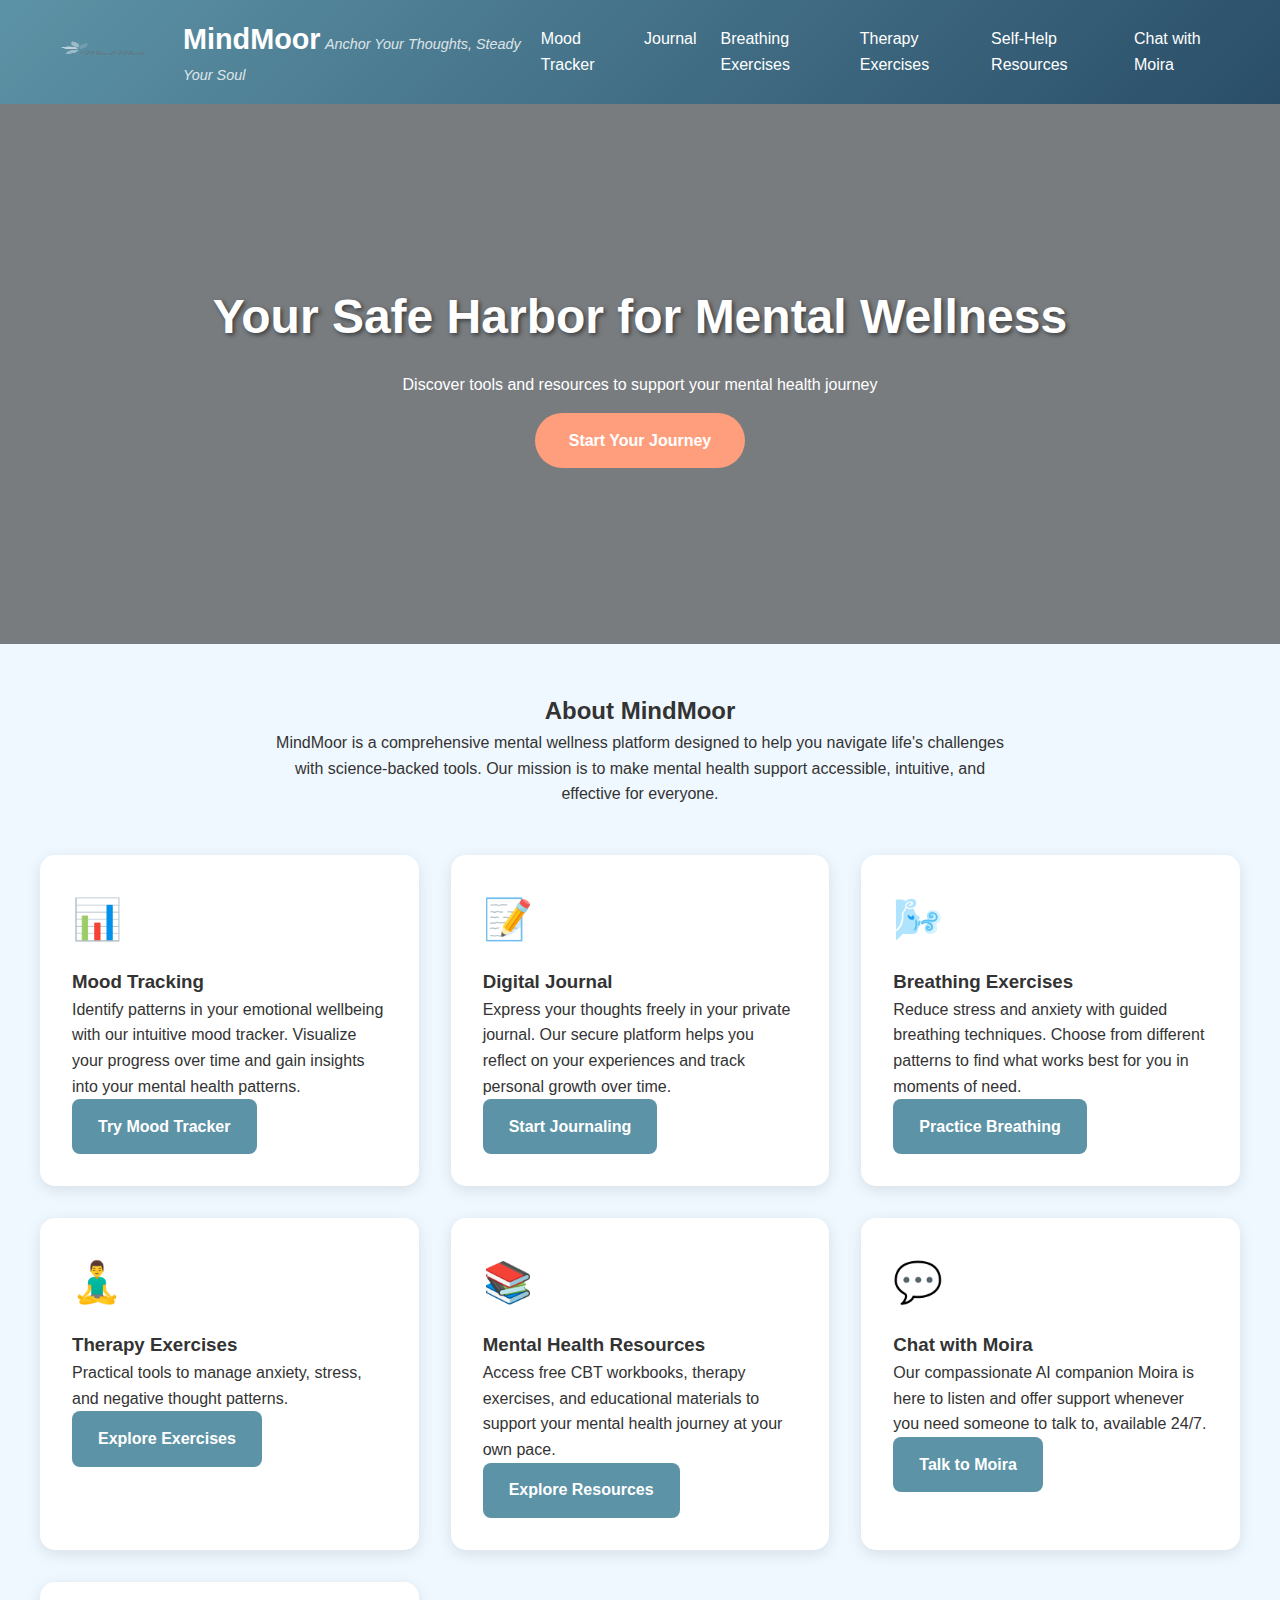
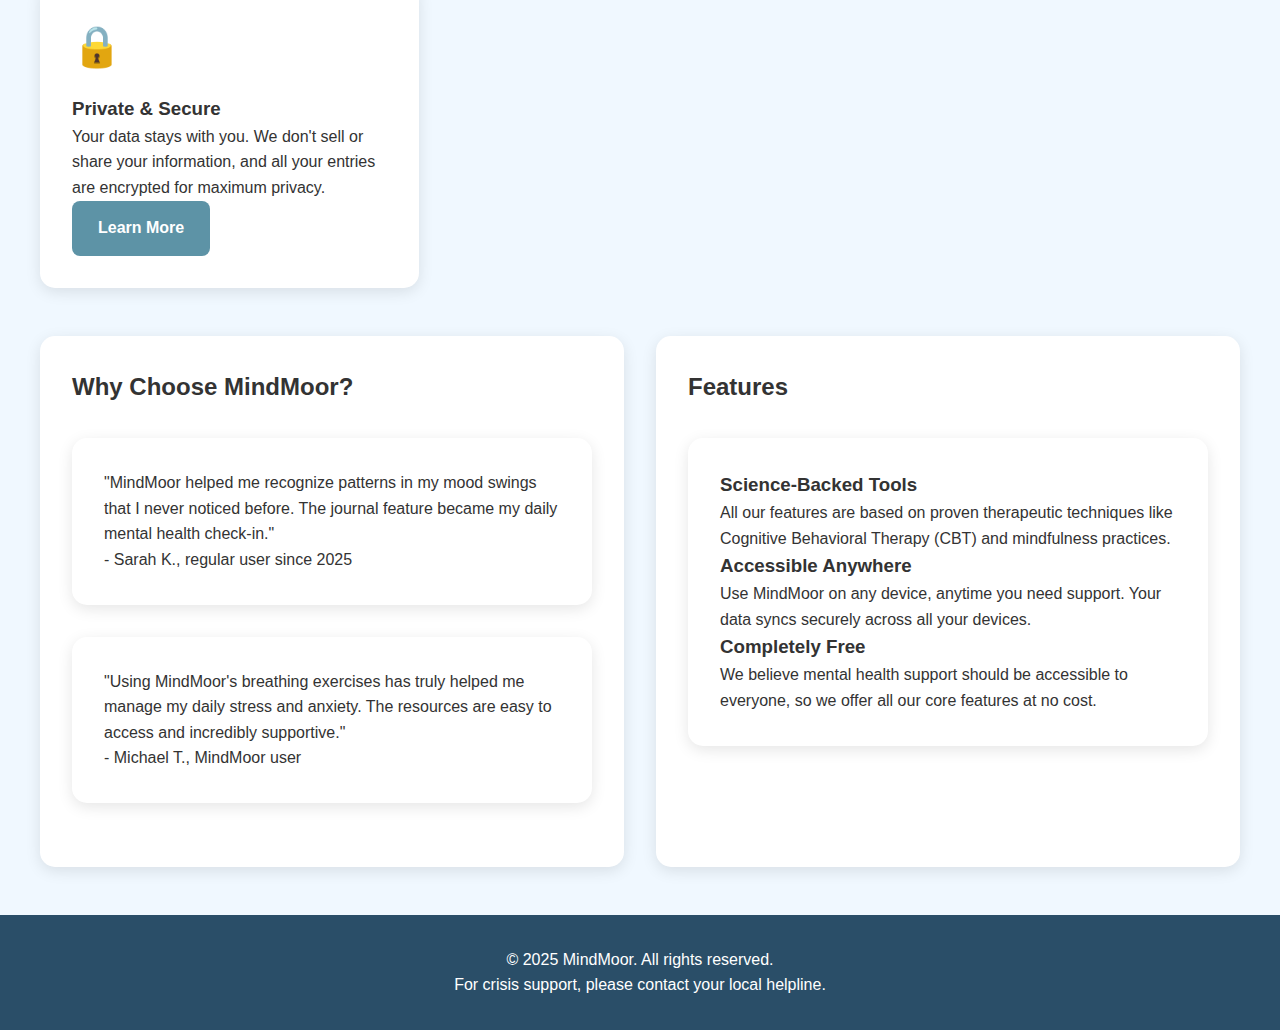
<file: index.html>
<!DOCTYPE html>
<html lang="en">
    <head>
        <meta charset="UTF-8">
        <meta name="viewport" content="width=device-width, initial-scale=1.0">
        <title>MindMoor - Mental Wellness</title>
        <link rel="stylesheet" href="style.css">
        <style>
            .features-grid {
                display: grid;
                grid-template-columns: repeat(auto-fit, minmax(300px, 1fr));
                gap: 2rem;
                margin: 3rem auto;
                max-width: 1200px;
            }
            
            .feature-card {
                background: white;
                border-radius: 15px;
                padding: 2rem;
                box-shadow: 0 4px 15px rgba(0,0,0,0.1);
                transition: transform 0.3s;
            }
            
            .feature-card:hover {
                transform: translateY(-5px);
            }
            
            .feature-icon {
                font-size: 2.5rem;
                margin-bottom: 1rem;
                color: var(--primary);
            }
            
            .about-section {
                max-width: 800px;
                margin: 3rem auto;
                padding: 0 2rem;
                text-align: center;
            }
            
            .testimonial {
                background: white;
                padding: 2rem;
                border-radius: 15px;
                margin: 2rem 0;
                box-shadow: 0 4px 15px rgba(0,0,0,0.1);
            }
        </style>
    </head>
    <body>
        <header>
            <nav>
                <div class="logo-container">
                    <img src="logo-transparent.png" alt="MindMoor Logo" class="logo" width="150">
                    <div class="logo-text">
                        <span class="logoname">MindMoor</span>
                        <span class="slogan">Anchor Your Thoughts, Steady Your Soul</span>
                    </div>
                </div>
                <button class="menu-toggle">☰</button>
                <ul class="nav-menu">
                    <li><a href="mood/mood-tracker.html">Mood Tracker</a></li>
                    <li><a href="diary/journal.html">Journal</a></li>
                    <li><a href="breathing/breathing.html">Breathing Exercises</a></li>
                    <li><a href="therapy/exercises.html">Therapy Exercises</a></li>
                    <li><a href="books/cbt.html">Self-Help Resources</a></li>
                    <li><a href="moira-chatbot/moira.html">Chat with Moira</a></li>
                </ul>
            </nav>
        </header>
    
        <section class="hero">
            <div class="hero-content">
                <h1>Your Safe Harbor for Mental Wellness</h1>
                <p>Discover tools and resources to support your mental health journey</p>
                <a href="mood/mood-tracker.html" class="cta">Start Your Journey</a>
            </div>
        </section>
    
        <section class="about-section">
            <h2>About MindMoor</h2>
            <p>MindMoor is a comprehensive mental wellness platform designed to help you navigate life's 
                challenges with science-backed tools. Our mission is to make mental health support accessible, 
                intuitive, and effective for everyone.</p>
        </section>
    
        <section class="features-grid">
            <div class="feature-card">
                <div class="feature-icon">📊</div>
                <h3>Mood Tracking</h3>
                <p>Identify patterns in your emotional wellbeing with our intuitive mood tracker. Visualize your 
                    progress over time and gain insights into your mental health patterns.</p>
                <a href="mood/mood-tracker.html" class="btn">Try Mood Tracker</a>
            </div>
            
            <div class="feature-card">
                <div class="feature-icon">📝</div>
                <h3>Digital Journal</h3>
                <p>Express your thoughts freely in your private journal. Our secure platform helps you reflect on
                    your experiences and track personal growth over time.</p>
                <a href="diary/journal.html" class="btn">Start Journaling</a>
            </div>
            
            <div class="feature-card">
                <div class="feature-icon">🌬️</div>
                <h3>Breathing Exercises</h3>
                <p>Reduce stress and anxiety with guided breathing techniques. Choose from different patterns to find 
                    what works best for you in moments of need.</p>
                <a href="breathing/breathing.html" class="btn">Practice Breathing</a>
            </div>
    
            <div class="feature-card">
                <div class="feature-icon">🧘‍♂️</div>
                <h3>Therapy Exercises</h3>
                <p>Practical tools to manage anxiety, stress, and negative thought patterns.</p>
                <a href="therapy/exercises.html" class="btn">Explore Exercises</a>
            </div>
            
            <div class="feature-card">
                <div class="feature-icon">📚</div>
                <h3>Mental Health Resources</h3>
                <p>Access free CBT workbooks, therapy exercises, and educational materials to support your mental health
                    journey at your own pace.</p>
                <a href="books/cbt.html" class="btn">Explore Resources</a>
            </div>
            
            <div class="feature-card">
                <div class="feature-icon">💬</div>
                <h3>Chat with Moira</h3>
                <p>Our compassionate AI companion Moira is here to listen and offer support whenever you need someone 
                    to talk to, available 24/7.</p>
                <a href="moira-chatbot/moira.html" class="btn">Talk to Moira</a>
            </div>
            
            <div class="feature-card">
                <div class="feature-icon">🔒</div>
                <h3>Private & Secure</h3>
                <p>Your data stays with you. We don't sell or share your information, and all your entries are encrypted 
                    for maximum privacy.</p>
                <a href="#privacy" class="btn">Learn More</a>
            </div>
        </section>

        <section class ="features-grid">
            <div class="feature-card">
                <h2>Why Choose MindMoor?</h2>
                <div class="testimonial">
                    <p>"MindMoor helped me recognize patterns in my mood swings that I never noticed before. The journal feature
                        became my daily mental health check-in."</p>
                    <p>- Sarah K., regular user since 2025</p>
                </div>

                <div class="testimonial">
                    <p>"Using MindMoor's breathing exercises has truly helped me manage my daily stress and anxiety. The resources are easy to access and incredibly supportive."</p>
                    <p>- Michael T., MindMoor user</p>
                </div>
            </div>

            <div class="feature-card">
                <h2>Features</h2>
                <div class="testimonial">
                    <div class="features">
                        <h3>Science-Backed Tools</h3>
                        <p>All our features are based on proven therapeutic techniques like Cognitive Behavioral Therapy (CBT) 
                            and mindfulness practices.</p>
                    </div>
                    
                    <div class ="features">
                        <h3>Accessible Anywhere</h3>
                        <p>Use MindMoor on any device, anytime you need support. Your data syncs securely across all your devices.</p>
                    </div>
            
                    <div class ="features">
                        <h3>Completely Free</h3>
                        <p>We believe mental health support should be accessible to everyone, so we offer all our core features at no cost.</p>
                    </div>
                </div>
            </div>
        </section>
    
        <footer>
            <div class="footer-content">
                <p>&copy; 2025 MindMoor. All rights reserved.</p>
                <p>For crisis support, please contact your local helpline.</p>
            </div>
        </footer>
        
        <script src="script.js"></script>
    </body>
</html>
</file>
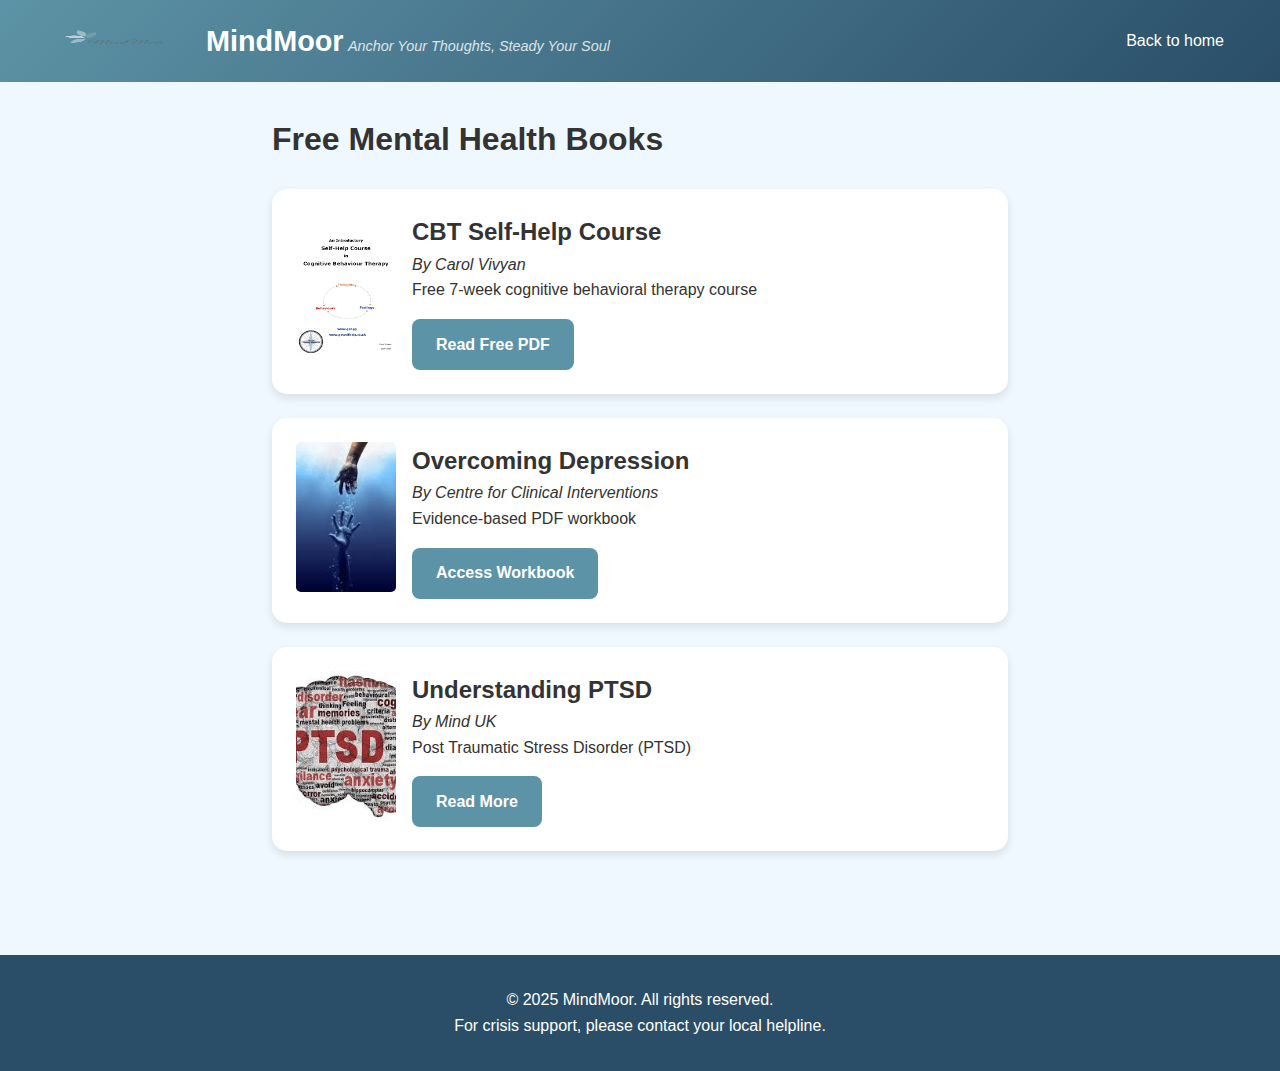
<file: books/cbt.html>
<!DOCTYPE html>
<html lang="en">
<head>
    <meta charset="UTF-8">
    <meta name="viewport" content="width=device-width, initial-scale=1.0">
    <title>MindMoor - Free CBT Books</title>
    <link rel="stylesheet" href="../style.css">
    <style>
        .book-card {
            background: white;
            border-radius: 15px;
            padding: 1.5rem;
            margin-bottom: 1.5rem;
            box-shadow: 0 4px 8px rgba(0,0,0,0.1);
        }
        .read-btn {
            background: #5d93a6;
            color: white;
            border: none;
            padding: 0.8rem 1.5rem;
            border-radius: 8px;
            cursor: pointer;
            margin-top: 1rem;
            font-weight: bold;
            display: inline-block;
            text-decoration: none;
        }
        .book-cover {
            width: 100px;
            height: 150px;
            object-fit: cover;
            border-radius: 5px;
            margin-right: 1rem;
            float: left;
        }
        .book-info {
            overflow: hidden;
        }
        .clearfix::after {
            content: "";
            clear: both;
            display: table;
        }
    </style>
</head>
<body>
      <header>
        <nav>
            <div class="logo-container">
                <img src="../logo-transparent.png" alt="MindMoor Logo" class="logo" width="150">
                <div class="logo-text">
                    <span class="logoname">MindMoor</span>
                    <span class="slogan">Anchor Your Thoughts, Steady Your Soul</span>
                </div>
            </div>
            <ul class="nav-menu">
                <li><a href="../index.html">Back to home</a></li>
            </ul>
        </nav>
      </header>

    <section class="book-library" style="padding: 2rem; max-width: 800px; margin: 0 auto;">
        <h1 style="margin-bottom: 1.5rem;">Free Mental Health Books</h1>
        
        <div class="book-card clearfix">
            <img src="download.png" width=50
                 onerror="this.src='https://via.placeholder.com/100x150/5d93a6/ffffff?text=CBT+Course'" 
                 class="book-cover" alt="CBT Self-Help Course">
            <div class="book-info">
                <h2>CBT Self-Help Course</h2>
                <p><em>By Carol Vivyan</em></p>
                <p>Free 7-week cognitive behavioral therapy course</p>
                <a href="https://www.getselfhelp.co.uk/docs/SelfHelpCourse.pdf" 
                   target="_blank" 
                   class="read-btn">Read Free PDF</a>
            </div>
        </div>

        <div class="book-card clearfix">
            <img src="download (1).jpeg" width=50
                 onerror="this.src='https://via.placeholder.com/100x150/5d93a6/ffffff?text=Depression+Guide'" 
                 class="book-cover" alt="Overcoming Depression">
            <div class="book-info">
                <h2>Overcoming Depression</h2>
                <p><em>By Centre for Clinical Interventions</em></p>
                <p>Evidence-based PDF workbook</p>
                <a href="https://www.cci.health.wa.gov.au/Resources/Looking-After-Yourself/Depression" 
                   target="_blank" 
                   class="read-btn">Access Workbook</a>
            </div>
        </div>

        <div class="book-card clearfix">
            <img src="images.jpeg" width=50
                 onerror="this.src='https://via.placeholder.com/100x150/5d93a6/ffffff?text=Anxiety+Guide'" 
                 class="book-cover" alt="Understanding PTSD">
            <div class="book-info">
                <h2>Understanding PTSD</h2>
                <p><em>By Mind UK</em></p>
                <p>Post Traumatic Stress Disorder (PTSD)</p>
                <a href="https://www.mind.org.uk/information-support/types-of-mental-health-problems/post-traumatic-stress-disorder-ptsd-and-complex-ptsd/about-ptsd/" 
                   target="_blank" 
                   class="read-btn">Read More</a>
            </div>
        </div>
    </section>
    <footer>
        <div class="footer-content">
            <p>&copy; 2025 MindMoor. All rights reserved.</p>
            <p>For crisis support, please contact your local helpline.</p>
        </div>
    </footer>
</body>
</html>
</file>
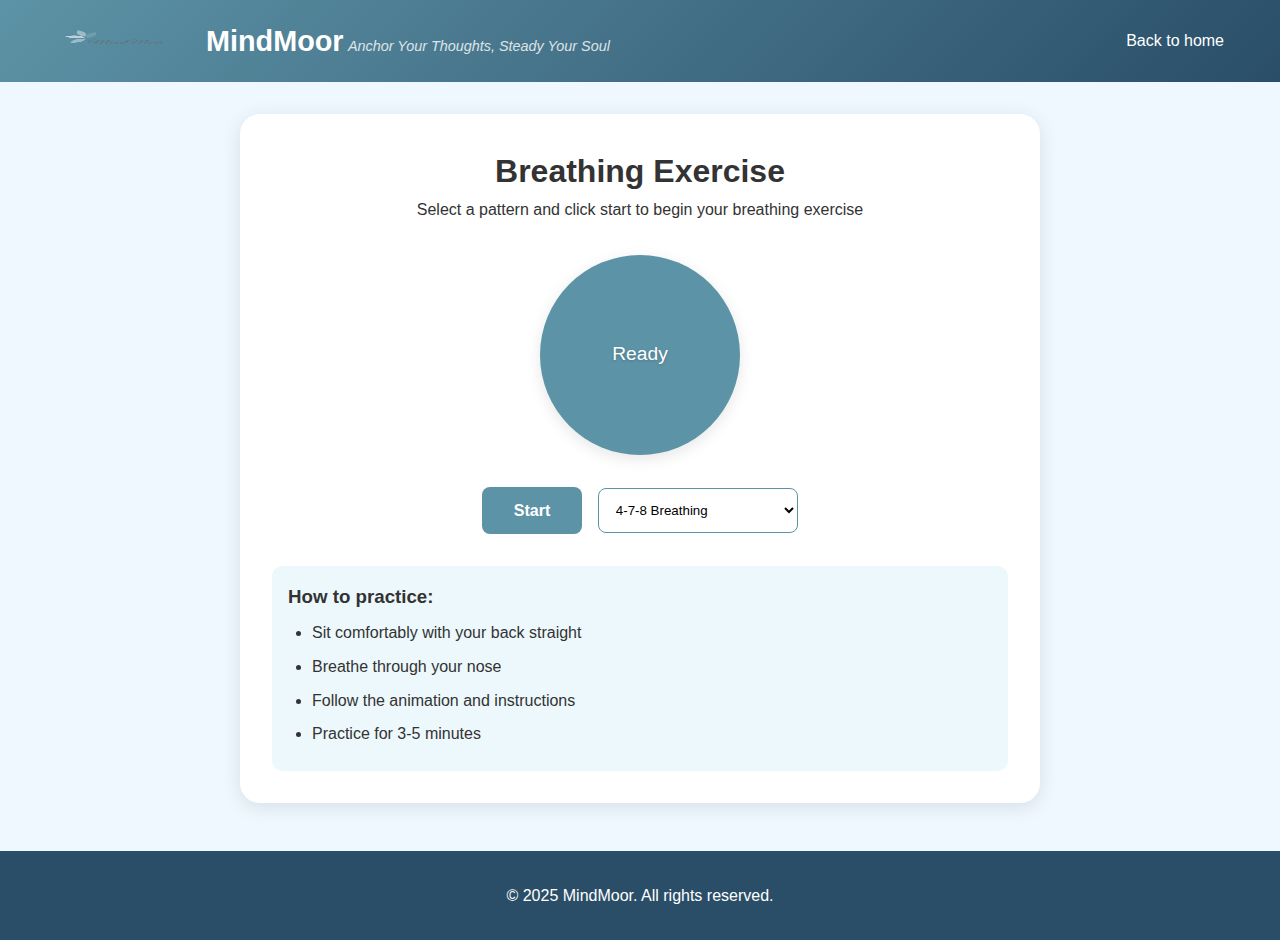
<file: breathing/breathing.html>
<!DOCTYPE html>
<html lang="en">
<head>
    <meta charset="UTF-8">
    <meta name="viewport" content="width=device-width, initial-scale=1.0">
    <title>MindMoor - Breathing Exercises</title>
    <link rel="stylesheet" href="../style.css">
    <style>
        :root {
           --primary: #5d93a6;
           --accent: #ff9e7d;
        }
        .breathing-container {
            max-width: 800px;
            margin: 2rem auto;
            text-align: center;
            padding: 2rem;
            background: white;
            border-radius: 20px;
            box-shadow: 0 4px 20px rgba(0,0,0,0.1);
        }
        
        #breathing-circle {
            width: 200px;
            height: 200px;
            border-radius: 50%;
            background: var(--primary);
            margin: 2rem auto;
            display: flex;
            align-items: center;
            justify-content: center;
            color: white;
            font-size: 1.5rem;
            cursor: pointer;
            transition: all 1s ease;
            box-shadow: 0 4px 15px rgba(0,0,0,0.1);
        }
        
        #breathing-text {
            margin: 1rem 0;
            font-size: 1.2rem;
            min-height: 2rem;
        }
        
        .breathing-controls {
            display: flex;
            gap: 1rem;
            justify-content: center;
            margin-top: 2rem;
            align-items: center;
        }
        
        #breathing-pattern {
            padding: 0.8rem;
            border-radius: 8px;
            border: 1px solid var(--primary);
            background: white;
            font-family: inherit;
        }
        
        #start-breathing {
            min-width: 100px;
        }
    </style>
</head>
<body>
      <header>
        <nav>
            <div class="logo-container">
                <img src="../logo-transparent.png" alt="MindMoor Logo" class="logo" width="150">
                <div class="logo-text">
                    <span class="logoname">MindMoor</span>
                    <span class="slogan">Anchor Your Thoughts, Steady Your Soul</span>
                </div>
            </div>
            <ul class="nav-menu">
                <li><a href="../index.html">Back to home</a></li>
            </ul>
        </nav>
      </header>

    <main>
        <section class="breathing-container">
            <h1>Breathing Exercise</h1>
            <p>Select a pattern and click start to begin your breathing exercise</p>
            
            <div id="breathing-circle">
                <div id="breathing-text">Ready</div>
            </div>
            
            <div class="breathing-controls">
                <button id="start-breathing">Start</button>
                <select id="breathing-pattern">
                    <option value="478">4-7-8 Breathing</option>
                    <option value="box">Box Breathing (4-4-4-4)</option>
                    <option value="relax">Relaxing Breath (4-7-8)</option>
                </select>
            </div>
            
            <div class="breathing-instructions">
                <h3>How to practice:</h3>
                <ul>
                    <li>Sit comfortably with your back straight</li>
                    <li>Breathe through your nose</li>
                    <li>Follow the animation and instructions</li>
                    <li>Practice for 3-5 minutes</li>
                </ul>
            </div>
        </section>
    </main>

    <footer>
        <div class="footer-content">
            <p>&copy; 2025 MindMoor. All rights reserved.</p>
        </div>
    </footer>

    <script>
document.addEventListener('DOMContentLoaded', function() {
    const startBtn = document.getElementById('start-breathing');
    const circle = document.getElementById('breathing-circle');
    const text = document.getElementById('breathing-text');
    const patternSelect = document.getElementById('breathing-pattern');
    let isRunning = false;
    let animationInterval;
    let currentPhase = '';
    let phaseEndTime = 0;
    let remainingTime = 0;

    // Define breathing patterns (inhale, hold, exhale, [optional] pause)
    const patterns = {
        '478': { name: '4-7-8 Breathing', phases: [4, 7, 8] },
        'box': { name: 'Box Breathing', phases: [4, 4, 4, 4] },
        'relax': { name: 'Relaxing Breath', phases: [4, 0, 8] }
    };

    startBtn.addEventListener('click', function() {
        if (isRunning) {
            stopExercise();
            return;
        }
        startExercise();
    });

    function startExercise() {
        isRunning = true;
        startBtn.textContent = 'Stop';
        const pattern = patterns[patternSelect.value];
        startBreathingCycle(pattern.phases);
    }

    function stopExercise() {
        clearInterval(animationInterval);
        isRunning = false;
        startBtn.textContent = 'Start';
        text.textContent = 'Ready';
        circle.style.transform = 'scale(1)';
        circle.style.backgroundColor = 'var(--primary)';
    }

    function startBreathingCycle(phases) {
        let phaseIndex = 0;
        let startTime = Date.now();
        
        function updateBreathing() {
            const now = Date.now();
            const elapsed = (now - startTime) / 1000;
            const totalCycleTime = phases.reduce((a, b) => a + b, 0);
            const cycleTime = elapsed % totalCycleTime;
            
            // Find current phase
            let phaseTime = 0;
            for (let i = 0; i < phases.length; i++) {
                phaseTime += phases[i];
                if (cycleTime < phaseTime) {
                    phaseIndex = i;
                    remainingTime = Math.ceil(phaseTime - cycleTime);
                    break;
                }
            }

            // Update display based on phase
            switch(phaseIndex) {
                case 0: // Inhale
                    if (currentPhase !== 'inhale') {
                        currentPhase = 'inhale';
                        circle.style.backgroundColor = 'var(--accent)';
                    }
                    const inhaleProgress = (cycleTime / phases[0]);
                    circle.style.transform = `scale(${1 + (0.2 * inhaleProgress)})`;
                    text.textContent = `Breathe In (${remainingTime}s)`;
                    break;
                    
                case 1: // Hold (or pause)
                    if (phases[1] > 0) {
                        if (currentPhase !== 'hold') {
                            currentPhase = 'hold';
                            circle.style.transform = 'scale(1.2)';
                        }
                        text.textContent = `Hold (${remainingTime}s)`;
                    } else {
                        // Skip to exhale if hold is 0
                        phaseIndex = 2;
                        startTime -= phases[1] * 1000;
                    }
                    break;
                    
                case 2: // Exhale
                    if (currentPhase !== 'exhale') {
                        currentPhase = 'exhale';
                        circle.style.backgroundColor = 'var(--primary)';
                    }
                    const exhaleProgress = ((cycleTime - phases[0] - phases[1]) / phases[2]);
                    circle.style.transform = `scale(${1.2 - (0.2 * exhaleProgress)})`;
                    text.textContent = `Breathe Out (${remainingTime}s)`;
                    break;
                    
                case 3: // Pause (for box breathing)
                    if (currentPhase !== 'pause') {
                        currentPhase = 'pause';
                        circle.style.transform = 'scale(1)';
                    }
                    text.textContent = `Pause (${remainingTime}s)`;
                    break;
            }
        }

        // Clear any existing interval and start new one
        clearInterval(animationInterval);
        updateBreathing(); // Run immediately
        animationInterval = setInterval(updateBreathing, 100);
    }
});
    </script>
</body>
</html>
</file>
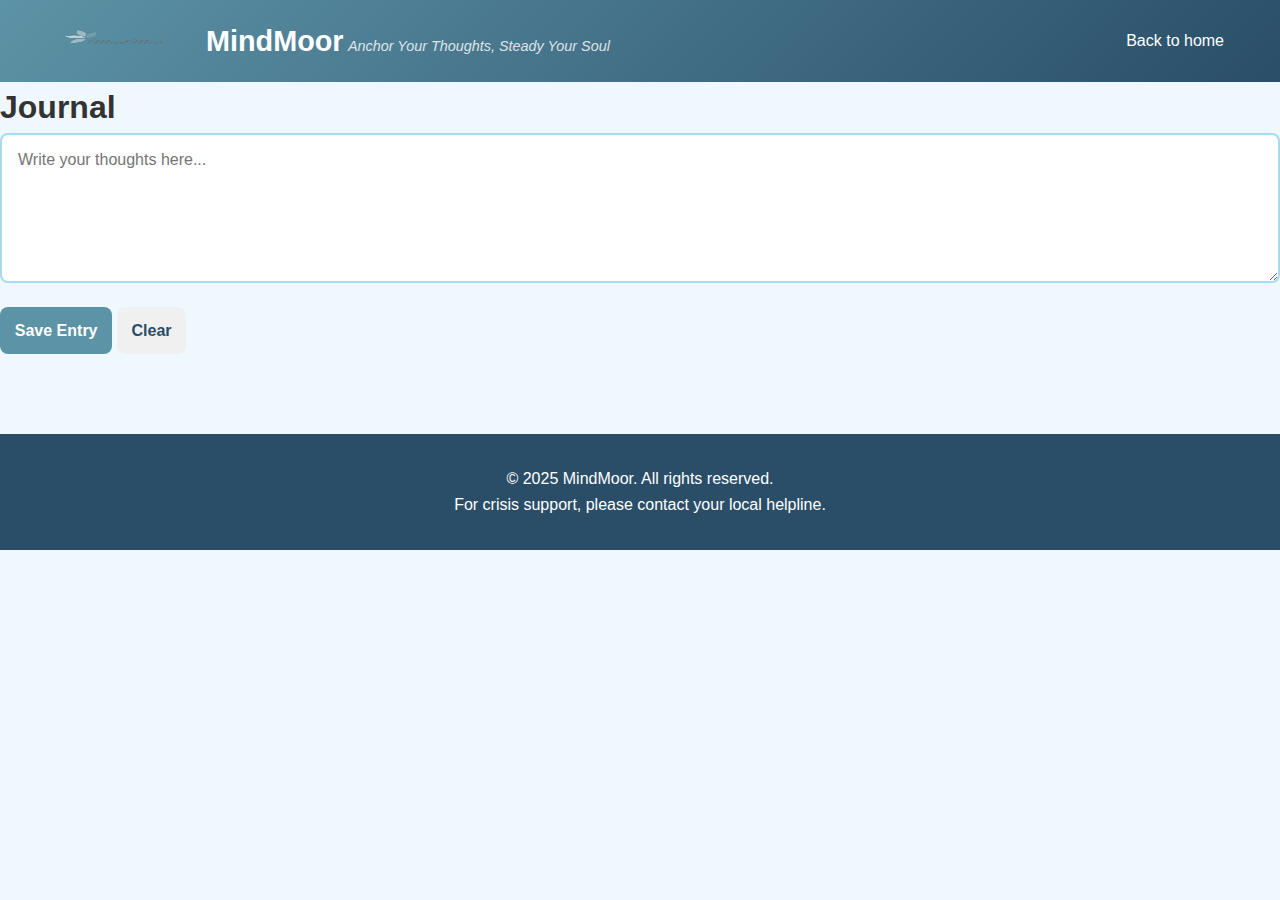
<file: diary/journal.html>
<!DOCTYPE html>
<html lang="en">
    <head>
        <meta charset="UTF-8">
        <meta name="viewport" content="width=device-width, initial-scale=1.0">
        <title>MindMoor - Journal</title>
        <link rel="stylesheet" href="../style.css">
        <style>
            /* Journal Container */
            #journal-form {
                margin-bottom: 2rem;
            }
            
            /* Textarea Styling */
            #journal-text {
                width: 100%;
                min-height: 150px;
                padding: 1rem;
                border: 2px solid var(--secondary);
                border-radius: 8px;
                font-family: inherit;
                font-size: 1rem;
                resize: vertical;
                transition: border-color 0.3s;
                margin-bottom: 1rem;
            }
            
            #journal-text:focus {
                border-color: var(--primary);
                outline: none;
                box-shadow: 0 0 0 3px rgba(93, 147, 166, 0.2);
            }
            
            /* Entries Container */
            #journal-entries {
                display: flex;
                flex-direction: column;
                gap: 1.5rem;
            }
            
            /* Individual Entry */
            .journal-entry {
                background: white;
                padding: 1.5rem;
                border-radius: 8px;
                box-shadow: 0 2px 8px rgba(0,0,0,0.1);
                position: relative;
                border-left: 4px solid var(--primary);
            }
            
            .journal-entry small {
                display: block;
                color: var(--primary);
                font-weight: 600;
                margin-bottom: 0.5rem;
            }
            
            .journal-entry p {
                white-space: pre-wrap;
                margin: 0;
                line-height: 1.6;
            }
                    form-actions {
                display: flex;
                gap: 1rem;
            }
            
            #save-entry, #clear-form {
                flex: 1;
                padding: 0.8rem;
                font-size: 1rem;
            }
            
            #save-entry {
                background-color: var(--primary);
                color: white;
            }
            
            #clear-form {
                background-color: #f0f0f0;
                color: var(--dark);
            }
            
            /* Delete Button */
            .delete-entry {
                position: absolute;
                top: 1rem;
                right: 1rem;
                background: none;
                border: none;
                color: #e74c3c;
                cursor: pointer;
                font-size: 0.9rem;
                padding: 0.2rem 0.5rem;
                border-radius: 4px;
                transition: background-color 0.2s;
            }
            
            .delete-entry:hover {
                background-color: rgba(231, 76, 60, 0.1);
            }
        </style>
    </head>
    <body>
        <header>
            <nav>
                <div class="logo-container">
                    <img src="../logo-transparent.png" alt="MindMoor Logo" class="logo" width="150">
                    <div class="logo-text">
                        <span class="logoname">MindMoor</span>
                        <span class="slogan">Anchor Your Thoughts, Steady Your Soul</span>
                    </div>
                </div>
                <ul class="nav-menu">
                    <li><a href="../index.html">Back to home</a></li>
                </ul>
            </nav>
        </header>
    
        <main>
          <section class="journal">
                <h1>Journal</h1>
                <form id="journal-form">
                    <textarea 
                        id="journal-text" 
                        placeholder="Write your thoughts here..."
                        required
                    ></textarea>
                    <div class="form-actions">
                        <button type="submit" id="save-entry">Save Entry</button>
                        <button type="button" id="clear-form">Clear</button>
                    </div>
                </form>
                <div id="journal-entries"></div>
          </section>
        </main>
    
        <footer>
            <div class="footer-content">
                <p>&copy; 2025 MindMoor. All rights reserved.</p>
                <p>For crisis support, please contact your local helpline.</p>
            </div>
        </footer>
    
        <script>
            // Journal System
            const journal = {
                entries: JSON.parse(localStorage.getItem('journal')) || [],
                
                saveEntry: function(text) {
                    if (!text.trim()) return;
                    
                    const newEntry = {
                        id: Date.now(),
                        date: new Date().toISOString(),
                        text: text
                    };
                    
                    this.entries.unshift(newEntry);
                    localStorage.setItem('journal', JSON.stringify(this.entries));
                    this.displayEntries();
                },
                
                displayEntries: function() {
                    const container = document.getElementById('journal-entries');
                    if (!container) return;
                    
                    container.innerHTML = this.entries.map(entry => `
                        <div class="journal-entry" data-id="${entry.id}">
                            <small>${new Date(entry.date).toLocaleString()}</small>
                            <button class="delete-entry" data-id="${entry.id}">Delete ✕</button>
                            <p>${entry.text.replace(/\n/g, '<br>')}</p>
                        </div>
                    `).join('');
                    
                    // Add delete handlers
                    document.querySelectorAll('.delete-entry').forEach(btn => {
                        btn.addEventListener('click', (e) => {
                            const id = Number(e.target.dataset.id);
                            this.deleteEntry(id);
                        });
                    });
                },
                
                deleteEntry: function(id) {
                    this.entries = this.entries.filter(entry => entry.id !== id);
                    localStorage.setItem('journal', JSON.stringify(this.entries));
                    this.displayEntries();
                }
            };
            
            // Initialize Journal
            function initJournal() {
                const journalForm = document.getElementById('journal-form');
                const clearBtn = document.getElementById('clear-form');
                
                if (!journalForm) return;
                
                // Load existing entries
                journal.displayEntries();
                
                // Form submission
                journalForm.addEventListener('submit', function(e) {
                    e.preventDefault();
                    const textarea = document.getElementById('journal-text');
                    journal.saveEntry(textarea.value);
                    textarea.value = '';
                    textarea.focus();
                });
                
                // Clear form button
                if (clearBtn) {
                    clearBtn.addEventListener('click', () => {
                        document.getElementById('journal-text').value = '';
                    });
                }
            }
            
            // Initialize when page loads
            document.addEventListener('DOMContentLoaded', initJournal);
        </script>
    </body>
</html>
</file>
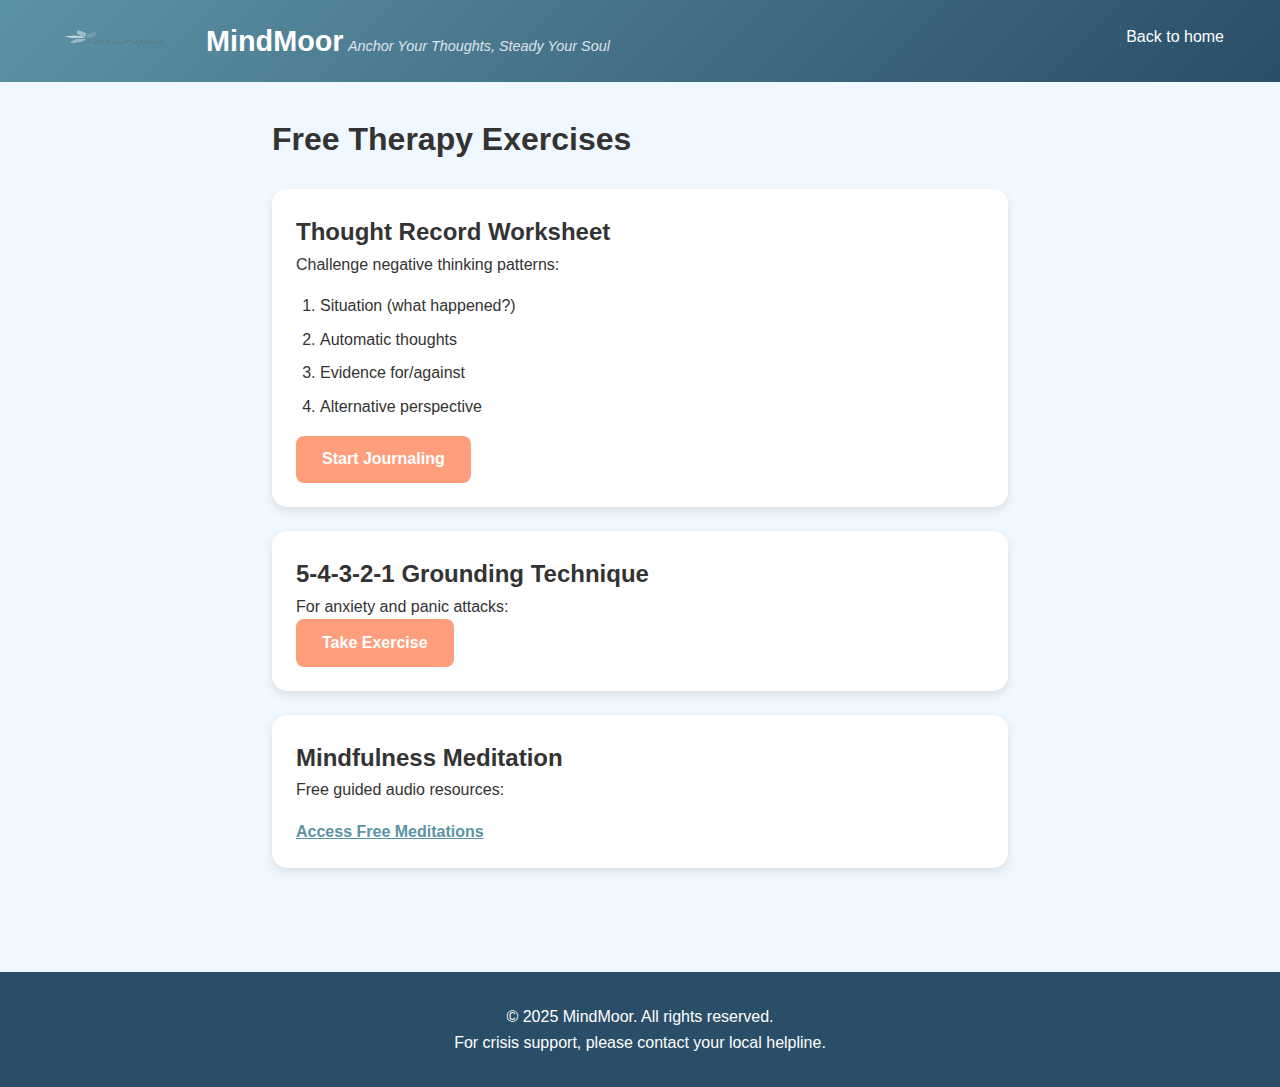
<file: therapy/exercises.html>
<!DOCTYPE html>
<html lang="en">
<head>
    <meta charset="UTF-8">
    <meta name="viewport" content="width=device-width, initial-scale=1.0">
    <title>MindMoor - Free Therapy Tools</title>
    <link rel="stylesheet" href="../style.css">
    <style>
        .exercise {
            background: white;
            border-radius: 15px;
            padding: 1.5rem;
            margin-bottom: 1.5rem;
            box-shadow: 0 4px 8px rgba(0,0,0,0.1);
        }
        ol, ul {
            padding-left: 1.5rem;
            margin: 1rem 0;
        }
        li {
            margin-bottom: 0.5rem;
        }
        .download-link {
            display: block;
            margin-top: 1rem;
            color: #5d93a6;
            font-weight: bold;
        }
    </style>
</head>
<body>
      <header>
        <nav>
            <div class="logo-container">
                <img src="../logo-transparent.png" alt="MindMoor Logo" class="logo" width="150">
                <div class="logo-text">
                    <span class="logoname">MindMoor</span>
                    <span class="slogan">Anchor Your Thoughts, Steady Your Soul</span>
                </div>
            </div>
            <ul class="nav-menu">
                <li><a href="../index.html">Back to home</a></li>
            </ul>
        </nav>
      </header>

    <section class="therapy-tools" style="padding: 2rem; max-width: 800px; margin: 0 auto;">
        <h1 style="margin-bottom: 1.5rem;">Free Therapy Exercises</h1>
        
        <div class="exercise">
            <h2>Thought Record Worksheet</h2>
            <p>Challenge negative thinking patterns:</p>
            <ol>
                <li>Situation (what happened?)</li>
                <li>Automatic thoughts</li>
                <li>Evidence for/against</li>
                <li>Alternative perspective</li>
            </ol>
            <button class="start-exercise" 
                    onclick="window.open('../diary/journal.html', '_blank')">
                Start Journaling
            </button>
        </div>

 <div class="exercise">
    <h2>5-4-3-2-1 Grounding Technique</h2>
    <p>For anxiety and panic attacks:</p>
     <button class="start-exercise" 
            onclick="window.open('grounding-technique.html', '_blank')">
        Take Exercise
    </button>
 </div>

        <div class="exercise">
            <h2>Mindfulness Meditation</h2>
            <p>Free guided audio resources:</p>
            <a href="https://www.mindful.org/free-mindfulness-resources/" 
               target="_blank" 
               class="download-link">
                Access Free Meditations
            </a>
        </div>
    </section>
    <footer>
        <div class="footer-content">
            <p>&copy; 2025 MindMoor. All rights reserved.</p>
            <p>For crisis support, please contact your local helpline.</p>
        </div>
    </footer>
</body>
</html>
</file>
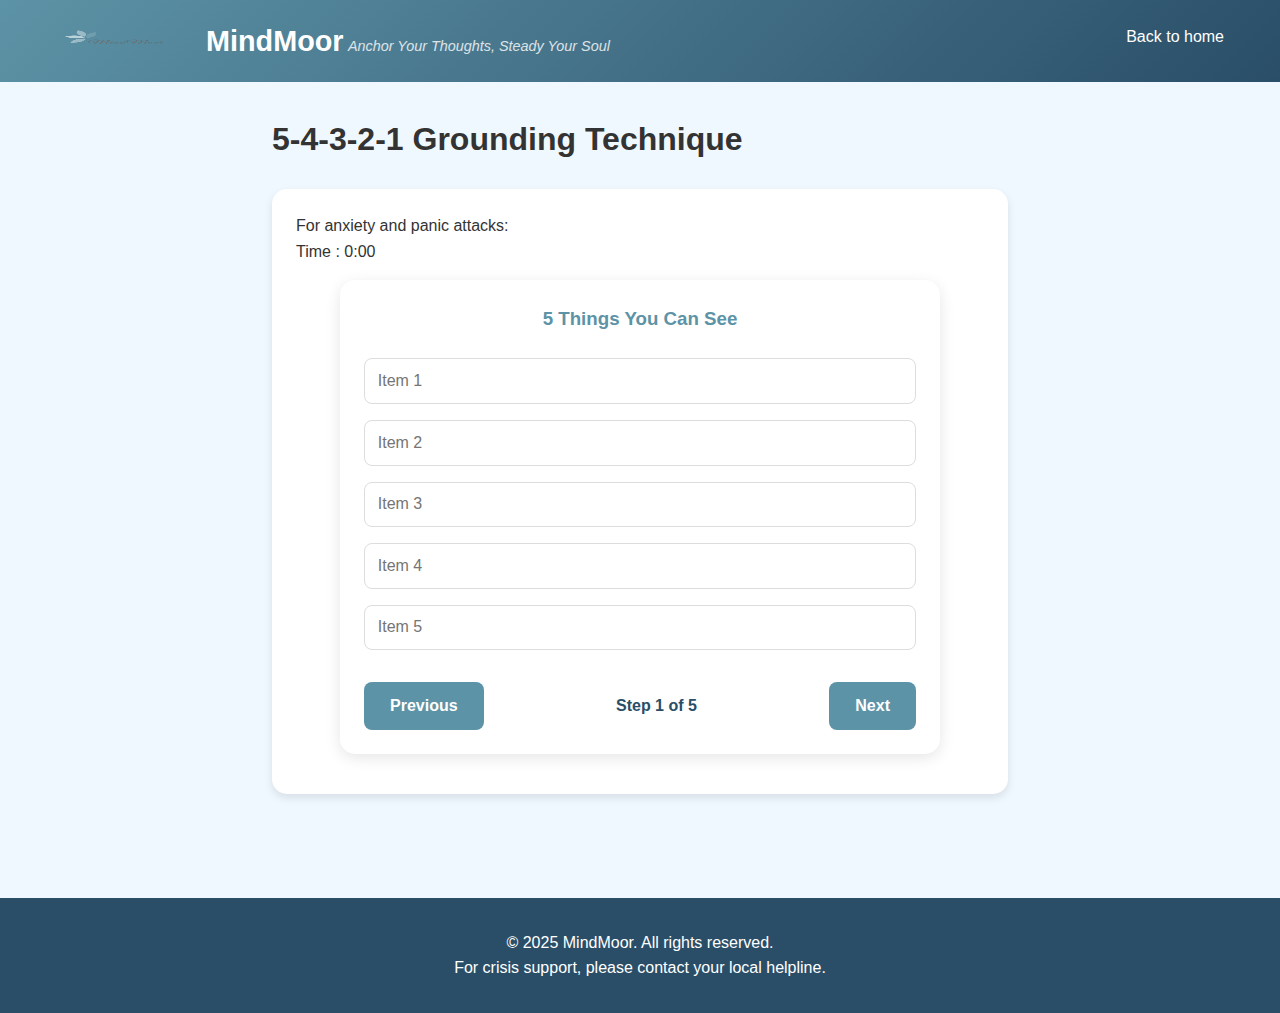
<file: therapy/grounding-technique.html>
<!DOCTYPE html>
<html lang="en">
    <head>
        <meta charset="UTF-8">
        <meta name="viewport" content="width=device-width, initial-scale=1.0">
        <title>MindMoor - Free Therapy Tools</title>
        <link rel="stylesheet" href="../style.css">
        <style>
            .exercise {
                background: white;
                border-radius: 15px;
                padding: 1.5rem;
                margin-bottom: 1.5rem;
                box-shadow: 0 4px 8px rgba(0,0,0,0.1);
            }
            ol, ul {
                padding-left: 1.5rem;
                margin: 1rem 0;
            }
            li {
                margin-bottom: 0.5rem;
            }
            .download-link {
                display: block;
                margin-top: 1rem;
                color: #5d93a6;
                font-weight: bold;
            }
        </style>
    </head>
    <body>
          <header>
            <nav>
                <div class="logo-container">
                    <img src="../logo-transparent.png" alt="MindMoor Logo" class="logo" width="150">
                    <div class="logo-text">
                        <span class="logoname">MindMoor</span>
                        <span class="slogan">Anchor Your Thoughts, Steady Your Soul</span>
                    </div>
                </div>
                <ul class="nav-menu">
                    <li><a href="../index.html">Back to home</a></li>
                </ul>
            </nav>
          </header>
    
        <section class="therapy-tools" style="padding: 2rem; max-width: 800px; margin: 0 auto;">
           <h1 style="margin-bottom: 1.5rem;">5-4-3-2-1 Grounding Technique</h2>
         <div class="exercise">
            <p>For anxiety and panic attacks:</p>
    
            <div vlass="progress-container">
                <div class="progress-bar" id="progress-bar"></div>    
            </div>
            <div class="timer-display" id="timer">Time : 0:00</div>
            
            <div class="grounding-container">
                <div class="grounding-exercise">
                    <div class="grounding-step active" id="step-5">
                        <h3>5 Things You Can See</h3>
                        <div class="grounding-inputs">
                            <input type="text" placeholder="Item 1" data-step="5">
                            <input type="text" placeholder="Item 2" data-step="5">
                            <input type="text" placeholder="Item 3" data-step="5">
                            <input type="text" placeholder="Item 4" data-step="5">
                            <input type="text" placeholder="Item 5" data-step="5">
                        </div>
                        <div class="grounding-controls">
                            <button id="prev-step" disabled>Previous</button>
                            <span class="step-counter">Step 1 of 5</span>
                            <button id="next-step">Next</button>
                        </div>
                    </div>
                    
                    <div class="grounding-step" id="step-4">
                        <h3>4 Things You Can Touch</h3>
                        <div class="grounding-inputs">
                            <input type="text" placeholder="Item 1" data-step="4">
                            <input type="text" placeholder="Item 2" data-step="4">
                            <input type="text" placeholder="Item 3" data-step="4">
                            <input type="text" placeholder="Item 4" data-step="4">
                        </div>
                        <div class="grounding-controls">
                            <button id="prev-step">Previous</button>
                            <span class="step-counter">Step 2 of 5</span>
                            <button id="next-step">Next</button>
                        </div>
                    </div>
                    
                    <div class="grounding-step" id="step-3">
                        <h3>3 Things You Can Hear</h3>
                        <div class="grounding-inputs">
                            <input type="text" placeholder="Sound 1" data-step="3">
                            <input type="text" placeholder="Sound 2" data-step="3">
                            <input type="text" placeholder="Sound 3" data-step="3">
                        </div>
                        <div class="grounding-controls">
                            <button id="prev-step">Previous</button>
                            <span class="step-counter">Step 3 of 5</span>
                            <button id="next-step">Next</button>
                        </div>
                    </div>
                    
                    <div class="grounding-step" id="step-2">
                        <h3>2 Things You Can Smell</h3>
                        <div class="grounding-inputs">
                            <input type="text" placeholder="Scent 1" data-step="2">
                            <input type="text" placeholder="Scent 2" data-step="2">
                        </div>
                        <div class="grounding-controls">
                            <button id="prev-step">Previous</button>
                            <span class="step-counter">Step 4 of 5</span>
                            <button id="next-step">Next</button>
                        </div>
                    </div>
                    
                    <div class="grounding-step" id="step-1">
                        <h3>1 Thing You Can Taste</h3>
                        <div class="grounding-inputs">
                            <input type="text" placeholder="Taste" data-step="1">
                        </div>
                        <div class="grounding-controls">
                            <button id="prev-step">Previous</button>
                            <span class="step-counter">Step 5 of 5</span>
                            <button id="next-step">Complete</button>
                        </div>
                    </div>
                    
                    <div class="grounding-step" id="completion-message">
                        <p class="completion-message">You've completed the exercise! How do you feel now?</p>
                        <div class="saved-data" id="saved-data"></div>
                        <div class="grounding-controls">
                            <button id="start-over">Start Over</button>
                            <button id="view-data">View My responses</button>
                            <button id="next-step">
                                <a href="../mood/mood-tracker.html">Log your mood here!</a>
                            </button>
                        </div>
                    </div>
                </div>
            </div>
         </div>
        </section>
        <footer>
            <div class="footer-content">
                <p>&copy; 2025 MindMoor. All rights reserved.</p>
                <p>For crisis support, please contact your local helpline.</p>
            </div>
        </footer>
        <script src="gt-script.js"></script>
    </body>
</html>
</file>
<file: style.css>
:root {
    --primary: #5d93a6;
    --secondary: #a6dcef;
    --dark: #2a4e68;
    --light: #f0f8ff;
    --accent: #ff9e7d;
    --text: #333;
}

* {
    margin: 0;
    padding: 0;
    box-sizing: border-box;
    font-family: 'Segoe UI', Tahoma, Geneva, Verdana, sans-serif;
}

body {
    background-color: var(--light);
    color: var(--text);
    line-height: 1.6;
}

header {
    background: linear-gradient(135deg, var(--primary), var(--dark));
    color: white;
    padding: 1rem;
    position: sticky;
    top: 0;
    z-index: 100;
}

nav {
    display: flex;
    justify-content: space-between;
    align-items: center;
    max-width: 1200px;
    margin: 0 auto;
}

.logo-container {
    display: flex;
    align-items: center;
    gap: 1rem;
}

.logo {
    height: 50px;
}

.logoname {
    font-size: 1.8rem;
    font-weight: bold;
}

.slogan {
    font-style: italic;
    opacity: 0.8;
    font-size: 0.9rem;
}

.menu-toggle {
    display: none;
    background: none;
    border: none;
    color: white;
    font-size: 1.5rem;
    cursor: pointer;
    padding: 1rem;
}

.nav-menu {
    display: flex;
    list-style: none;
    gap: 1.5rem;
    margin: 0;
    padding: 0 1rem;
}

.nav-menu li a {
    color: white;
    text-decoration: none;
    font-weight: 500;
    transition: opacity 0.3s;
}

.nav-menu li a:hover {
    opacity: 0.9;
}

.hero {
    background: linear-gradient(rgba(0,0,0,0.5), rgba(0,0,0,0.5)), 
                url('https://source.unsplash.com/random/1600x900/?calm');
    height: 60vh;
    display: flex;
    align-items: center;
    justify-content: center;
    text-align: center;
    color: white;
    margin-bottom: 2rem;
}

.hero-content h1 {
    font-size: 3rem;
    margin-bottom: 1rem;
    text-shadow: 2px 2px 4px rgba(0,0,0,0.5);
}

button, .btn, .cta, .moods button, #send-message, #start-breathing, [type="submit"] {
    background: var(--primary);
    color: white;
    border: none;
    padding: 0.8rem 1.5rem;
    border-radius: 8px;
    cursor: pointer;
    font-weight: bold;
    transition: all 0.3s ease;
    display: inline-block;
    text-align: center;
    text-decoration: none;
    font-family: inherit;
    font-size: 1rem;
    border: 2px solid transparent;
}

button:hover, .btn:hover, .cta:hover, .moods button:hover, 
#send-message:hover, #start-breathing:hover, [type="submit"]:hover {
    background: white;
    color: var(--primary);
    border-color: var(--primary);
    transform: translateY(-2px);
    box-shadow: 0 4px 8px rgba(0,0,0,0.1);
}

button:active, .btn:active, .cta:active, .moods button:active, 
#send-message:active, #start-breathing:active, [type="submit"]:active {
    transform: translateY(0);
    box-shadow: none;
}

.cta {
    background: var(--accent);
    padding: 0.8rem 2rem;
    border-radius: 50px;
}

.moods button {
    background: var(--secondary);
    color: var(--dark);
    padding: 1rem;
    font-size: 1rem;
}

.start-exercise {
    background: var(--accent);
}

.start-exercise:hover {
    color: var(--accent);
    border-color: var(--accent);
}

.read-btn {
    margin-top: 0.5rem;
    }

.cta {
    cursor: pointer;
    font-weight: bold;
    margin-top: 1rem;
    text-decoration: none;
    display: inline-block;
    transition: transform 0.3s, box-shadow 0.3s;
}

#breathing-circle {
    width: 200px;
    height: 200px;
    border-radius: 50%;
    background: var(--primary);
    margin: 2rem auto;
    display: flex;
    align-items: center;
    justify-content: center;
    color: white;
    font-size: 1.5rem;
    cursor: pointer;
    transition: all 1s ease;
    position: relative;
    overflow: hidden;
}

#breathing-circle::before {
    content: '';
    position: absolute;
    top: -10%;
    left: -10%;
    width: 120%;
    height: 120%;
    background: radial-gradient(circle, rgba(255,255,255,0.2) 0%, rgba(255,255,255,0) 70%);
    border-radius: 50%;
    opacity: 0;
    transition: opacity 0.5s ease;
}

#breathing-circle.breathing-in::before {
    opacity: 1;
}

#breathing-text {
    font-size: 1.2rem;
    font-weight: 500;
    z-index: 1;
    text-shadow: 0 1px 3px rgba(0,0,0,0.2);
}

.breathing-controls {
    display: flex;
    gap: 1rem;
    justify-content: center;
    align-items: center;
    margin-top: 1rem;
    flex-wrap: wrap;
}

#breathing-pattern {
    padding: 0.8rem;
    border-radius: 8px;
    border: 1px solid var(--primary);
    background: white;
    font-family: inherit;
    min-width: 200px;
}

.breathing-instructions {
    margin-top: 2rem;
    text-align: left;
    padding: 1rem;
    background: rgba(166, 220, 239, 0.2);
    border-radius: 10px;
}

.breathing-instructions ul {
    padding-left: 1.5rem;
    margin-top: 0.5rem;
}

.breathing-instructions li {
    margin-bottom: 0.5rem;
}

/* Animation for different states */
@keyframes pulse {
    0% { transform: scale(1); }
    50% { transform: scale(1.1); }
    100% { transform: scale(1); }
}

.breathing-active {
    animation: pulse 4s infinite ease-in-out;
}

.exercise-list {
    margin: 1rem 0;
    padding-left: 1.2rem;
    font-size: 0.9rem;
}

.exercise-list li {
    margin-bottom: 0.5rem;
    position: relative;
}

.exercise-list li::before {
    content: '•';
    color: var(--primary);
    font-weight: bold;
    display: inline-block;
    width: 1em;
    margin-left: -1em;
}

.exercise-thumbnail {
    width: 100%;
    border-radius: 8px;
    margin-top: 1rem;
    height: 120px;
    object-fit: cover;
}

.exercise-tag {
    position: absolute;
    top: 1rem;
    right: 1rem;
    background-color: var(--accent);
    color: white;
    padding: 0.2rem 0.8rem;
    border-radius: 20px;
    font-size: 0.7rem;
    font-weight: bold;
}

footer {
    background: var(--dark);
    color: white;
    padding: 2rem;
    text-align: center;
    margin-top: 3rem;
}

.footer-content {
    max-width: 1200px;
    margin: 0 auto;
}

.grounding-container {
    max-width: 600px;
    margin: 1rem auto;
    padding: 1.5rem;
    background: white;
    border-radius: 15px;
    box-shadow: 0 4px 15px rgba(0,0,0,0.1);
}

.grounding-step {
    display: none;
    animation: fadeIn 0.5s ease;
}

.grounding-step.active {
    display: block;
}

.grounding-step h3 {
    color: var(--primary);
    margin-bottom: 1.5rem;
    text-align: center;
}

.grounding-inputs {
    display: grid;
    gap: 1rem;
    margin-bottom: 2rem;
}

.grounding-inputs input {
    padding: 0.8rem;
    border: 1px solid #ddd;
    border-radius: 8px;
    font-size: 1rem;
    transition: border-color 0.3s;
}

.grounding-inputs input:focus {
    border-color: var(--primary);
    outline: none;
}

.grounding-controls {
    display: flex;
    justify-content: space-between;
    align-items: center;
    margin-top: 2rem;
}

.step-counter {
    font-weight: bold;
    color: var(--dark);
}

.completion-message {
    text-align: center;
    font-size: 1.1rem;
    margin-top: 1rem;
    color: var(--primary);
    font-weight: bold;
}

@keyframes fadeIn {
    from { opacity: 0; transform: translateY(10px); }
    to { opacity: 1; transform: translateY(0); }
}

@media (max-width: 768px) {
    .menu-toggle {
        display: block;
    }
    
    .nav-menu {
        display: none;
        flex-direction: column;
        position: absolute;
        top: 100%;
        left: 0;
        right: 0;
        background: var(--dark);
        padding: 1rem;
        z-index: 100;
    }
    
    .nav-menu.active {
        display: flex;
    }
    
    .hero-content h1 {
        font-size: 2rem;
    }
    
    .features-grid {
        grid-template-columns: 1fr;
        padding: 0 1rem;
    }
}
</file>
